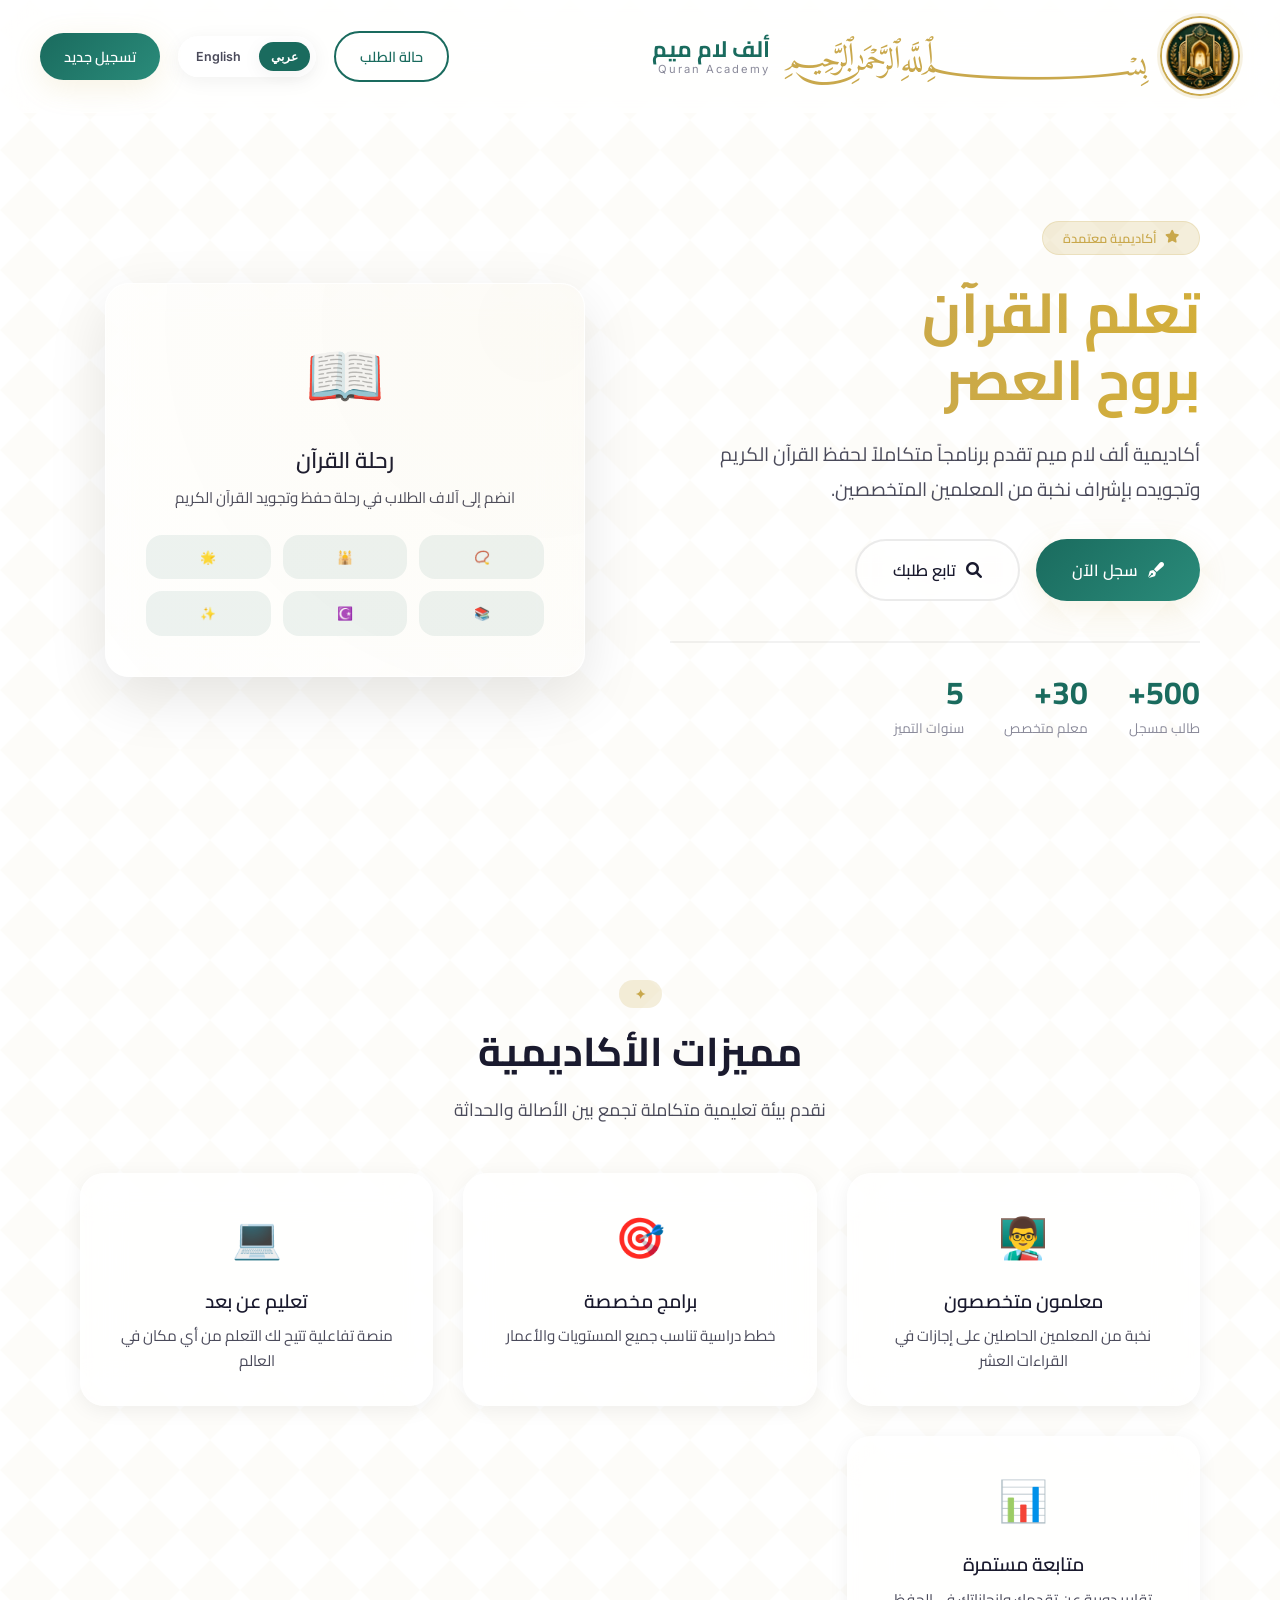
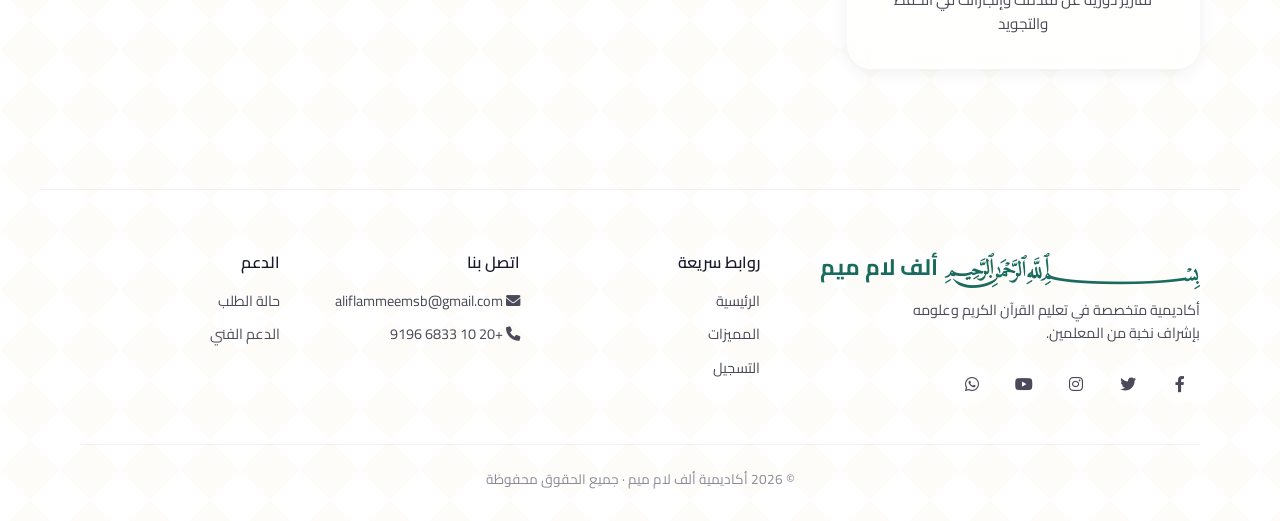
<file: index.html>
<!DOCTYPE html>
<html lang="ar" dir="rtl">
<head>
  <meta charset="UTF-8" />
  <meta name="viewport" content="width=device-width, initial-scale=1.0" />
  <title>أكاديمية ألف لام ميم · بوابة القبول</title>
  <!-- Google Identity Services -->
  <script src="https://accounts.google.com/gsi/client" async defer></script>
  <!-- Fonts -->
  <link rel="preconnect" href="https://fonts.googleapis.com">
  <link rel="preconnect" href="https://fonts.gstatic.com" crossorigin>
  <link href="https://fonts.googleapis.com/css2?family=Amiri:ital,wght@0,400;0,700;1,400&family=Inter:wght@300;400;500;600;700&family=Cairo:wght@300;400;600;700&display=swap" rel="stylesheet">
  <link rel="stylesheet" href="https://cdnjs.cloudflare.com/ajax/libs/font-awesome/6.0.0-beta3/css/all.min.css">
  <link rel="stylesheet" href="assets/css/main.css">
  <!-- FavIcon -->
  <link rel="icon" type="image/x-icon" href="assets/photos/logo-img.png">
</head>
<body>
  <!-- ============================================================
  NAVBAR
  ============================================================ -->
  <nav class="navbar" id="navbar">
    <div class="nav-logo" id="navLogo">
      <img src="assets/photos/logo-img.png" alt="AlifLamMeem Logo" class="nav-logo-img" width="80" href="#">
      <span class="nav-logo-icon">﷽</span>
      <div class="nav-brand-text">
        <div class="nav-logo-text" data-ar="ألف لام ميم" data-en="AlifLamMeem">ألف لام ميم</div>
        <div class="nav-logo-sub">Quran Academy</div>
      </div>
      <div class="navbar-auth" id="authSection"></div>
    </div>
    <button class="nav-toggle" id="navToggle" aria-label="Open menu" aria-expanded="false">
      <span></span>
      <span></span>
      <span></span>
    </button>
    <div class="nav-actions" id="navActions">
      <button class="nav-btn nav-btn-outline" id="statusBtn" data-ar="حالة الطلب" data-en="My Status">حالة الطلب</button>
      <div class="lang-switcher nav-lang-switcher" id="langSwitcher">
        <button class="lang-btn active" data-lang="ar" id="langAr">عربي</button>
        <button class="lang-btn" data-lang="en" id="langEn">English</button>
      </div>
      <button class="nav-btn nav-btn-primary" id="registerBtn" data-ar="تسجيل جديد" data-en="Register Now">تسجيل جديد</button>
    </div>
  </nav>

  <!-- ============================================================
  PAGE: HOME
  ============================================================ -->
  <div class="page active" id="page-home">
    <section class="hero">
      <div class="hero-content">
        <div class="hero-badge">
          <i class="fas fa-star"></i>
          <span data-ar="أكاديمية معتمدة" data-en="Accredited Academy">أكاديمية معتمدة</span>
        </div>
        <h1 class="hero-title">
          <span data-ar="تعلم القرآن" data-en="Learn the Quran">تعلم القرآن</span><br>
          <span data-ar="بروح العصر" data-en="with a Modern Spirit">بروح العصر</span>
        </h1>
        <p class="hero-subtitle" data-ar="أكاديمية ألف لام ميم تقدم برنامجاً متكاملاً لحفظ القرآن الكريم وتجويده بإشراف نخبة من المعلمين المتخصصين."
           data-en="AlifLamMeem Academy offers a comprehensive program for Quran memorization and Tajweed under the guidance of specialized teachers.">
          أكاديمية ألف لام ميم تقدم برنامجاً متكاملاً لحفظ القرآن الكريم وتجويده بإشراف نخبة من المعلمين المتخصصين.
        </p>
        <div class="hero-actions">
          <button class="hero-btn hero-btn-primary" id="heroRegisterBtn">
            <i class="fas fa-pen-fancy"></i>
            <span data-ar="سجل الآن" data-en="Register Now">سجل الآن</span>
          </button>
          <button class="hero-btn hero-btn-secondary" id="heroStatusBtn">
            <i class="fas fa-search"></i>
            <span data-ar="تابع طلبك" data-en="Track Application">تابع طلبك</span>
          </button>
        </div>
        <div class="hero-stats">
          <div class="hero-stat">
            <span class="hero-stat-number">500+</span>
            <span class="hero-stat-label" data-ar="طالب مسجل" data-en="Students">طالب مسجل</span>
          </div>
          <div class="hero-stat">
            <span class="hero-stat-number">30+</span>
            <span class="hero-stat-label" data-ar="معلم متخصص" data-en="Teachers">معلم متخصص</span>
          </div>
          <div class="hero-stat">
            <span class="hero-stat-number">5</span>
            <span class="hero-stat-label" data-ar="سنوات التميز" data-en="Years of Excellence">سنوات التميز</span>
          </div>
        </div>
      </div>
      <div class="hero-image">
        <div class="hero-image-card">
          <div class="hero-image-icon">📖</div>
          <div class="hero-image-title" data-ar="رحلة القرآن" data-en="Quran Journey">رحلة القرآن</div>
          <div class="hero-image-text" data-ar="انضم إلى آلاف الطلاب في رحلة حفظ وتجويد القرآن الكريم"
               data-en="Join thousands of students in the journey of Quran memorization and Tajweed">
            انضم إلى آلاف الطلاب في رحلة حفظ وتجويد القرآن الكريم
          </div>
          <div class="hero-image-pattern">
            <span>📿</span>
            <span>🕌</span>
            <span>🌟</span>
            <span>📚</span>
            <span>☪️</span>
            <span>✨</span>
          </div>
        </div>
      </div>
    </section>

    <!-- FEATURES -->
    <section class="features" id="features">
      <div class="section-header">
        <div class="section-tag">✦</div>
        <h2 class="section-title" data-ar="مميزات الأكاديمية" data-en="Academy Features">مميزات الأكاديمية</h2>
        <p class="section-subtitle" data-ar="نقدم بيئة تعليمية متكاملة تجمع بين الأصالة والحداثة"
           data-en="We offer an integrated educational environment combining authenticity and modernity">
          نقدم بيئة تعليمية متكاملة تجمع بين الأصالة والحداثة
        </p>
      </div>
      <div class="features-grid">
        <div class="feature-card">
          <div class="feature-icon">👨‍🏫</div>
          <h3 class="feature-title" data-ar="معلمون متخصصون" data-en="Specialized Teachers">معلمون متخصصون</h3>
          <p class="feature-desc" data-ar="نخبة من المعلمين الحاصلين على إجازات في القراءات العشر"
             data-en="Elite teachers with Ijazah in the ten Qira'at">
            نخبة من المعلمين الحاصلين على إجازات في القراءات العشر
          </p>
        </div>
        <div class="feature-card">
          <div class="feature-icon">🎯</div>
          <h3 class="feature-title" data-ar="برامج مخصصة" data-en="Customized Programs">برامج مخصصة</h3>
          <p class="feature-desc" data-ar="خطط دراسية تناسب جميع المستويات والأعمار"
             data-en="Study plans suitable for all levels and ages">
            خطط دراسية تناسب جميع المستويات والأعمار
          </p>
        </div>
        <div class="feature-card">
          <div class="feature-icon">💻</div>
          <h3 class="feature-title" data-ar="تعليم عن بعد" data-en="Online Learning">تعليم عن بعد</h3>
          <p class="feature-desc" data-ar="منصة تفاعلية تتيح لك التعلم من أي مكان في العالم"
             data-en="An interactive platform that allows you to learn from anywhere in the world">
            منصة تفاعلية تتيح لك التعلم من أي مكان في العالم
          </p>
        </div>
        <div class="feature-card">
          <div class="feature-icon">📊</div>
          <h3 class="feature-title" data-ar="متابعة مستمرة" data-en="Continuous Tracking">متابعة مستمرة</h3>
          <p class="feature-desc" data-ar="تقارير دورية عن تقدمك وإنجازاتك في الحفظ والتجويد"
             data-en="Regular reports on your progress and achievements in memorization and Tajweed">
            تقارير دورية عن تقدمك وإنجازاتك في الحفظ والتجويد
          </p>
        </div>
      </div>
    </section>
  </div>

  <!-- ============================================================
  PAGE: REGISTER
  ============================================================ -->
  <div class="page" id="page-register">
    <div class="register-page">
      <div class="section-header">
        <div class="section-tag">✦</div>
        <h2 class="section-title" data-ar="تقديم طلب التسجيل" data-en="Submit Application">تقديم طلب التسجيل</h2>
        <p class="section-subtitle" data-ar="املأ النموذج التالي للتقديم في أكاديمية ألف لام ميم"
           data-en="Fill out the form below to apply to AlifLamMeem Academy">
          املأ النموذج التالي للتقديم في أكاديمية ألف لام ميم
        </p>
      </div>
      <form class="register-form" id="studentRegisterForm">
        <div class="form-group">
          <label data-ar="الاسم الكامل *" data-en="Full Name *">الاسم الكامل *</label>
          <input class="form-control" id="fullName" placeholder="مثال: أحمد بن محمد" required>
        </div>
        <div class="form-row">
          <div class="form-group">
            <label data-ar="العمر" data-en="Age">العمر</label>
            <input class="form-control" id="age" type="number" min="7" max="99" placeholder="16">
          </div>
          <div class="form-group">
            <label data-ar="الجنس" data-en="Gender">الجنس</label>
            <select class="form-control" id="gender">
              <option value="Male">ذكر</option>
              <option value="Female">أنثى</option>
            </select>
          </div>
        </div>
        <div class="form-row">
          <div class="form-group">
            <label data-ar="الدولة" data-en="Country">الدولة</label>
            <input class="form-control" id="country" placeholder="مصر">
          </div>
          <div class="form-group">
            <label data-ar="المدينة" data-en="City">المدينة</label>
            <input class="form-control" id="city" placeholder="القاهرة">
          </div>
        </div>
        <div class="form-row">
          <div class="form-group">
            <label data-ar="رقم الهاتف" data-en="Phone">رقم الهاتف</label>
            <input class="form-control" id="phone" placeholder="+20 100 000 0000">
          </div>
          <div class="form-group">
            <label data-ar="واتساب" data-en="WhatsApp">واتساب</label>
            <input class="form-control" id="whatsapp" placeholder="نفس رقم الهاتف">
          </div>
        </div>
        <div class="form-group">
          <label data-ar="البريد الإلكتروني *" data-en="Email *">البريد الإلكتروني *</label>
          <input class="form-control" id="email" type="email" placeholder="student@example.com" required>
        </div>
        <div class="form-group">
          <label data-ar="مستوى حفظ القرآن" data-en="Quran Memorization Level">مستوى حفظ القرآن</label>
          <input class="form-control" id="memorization" placeholder="مثال: 5 أجزاء">
        </div>
        <div class="form-group">
          <label data-ar="خبرة التجويد" data-en="Tajweed Experience">خبرة التجويد</label>
          <input class="form-control" id="tajweed" placeholder="مبتدئ / متوسط">
        </div>
        <div class="form-group">
          <label data-ar="اللغة المفضلة" data-en="Preferred Language">اللغة المفضلة</label>
          <select class="form-control" id="language">
            <option value="Arabic">العربية</option>
            <option value="English">الإنجليزية</option>
          </select>
        </div>
        <div class="form-group">
          <label data-ar="ملاحظات إضافية" data-en="Additional Notes">ملاحظات إضافية</label>
          <textarea class="form-control" id="notes" rows="3" placeholder="أي طلبات خاصة"></textarea>
        </div>
        <div class="checkbox-group">
          <input type="checkbox" id="agreement" required>
          <label for="agreement" data-ar="أوافق على شروط وأحكام الأكاديمية" data-en="I agree to the academy's terms and conditions">
            أوافق على شروط وأحكام الأكاديمية
          </label>
        </div>
        <button type="submit" class="hero-btn hero-btn-primary" style="width:100%; justify-content:center;">
          <i class="fas fa-paper-plane"></i>
          <span data-ar="إرسال الطلب" data-en="Submit Application">إرسال الطلب</span>
        </button>
        <button type="button" class="hero-btn hero-btn-secondary" style="width:100%; justify-content:center; margin-top:12px;" id="backFromRegister">
          <i class="fas fa-arrow-right"></i>
          <span data-ar="العودة للرئيسية" data-en="Back to Home">العودة للرئيسية</span>
        </button>
      </form>
    </div>
  </div>

  <!-- ============================================================
  PAGE: STATUS
  ============================================================ -->
  <div class="page" id="page-status">
    <div class="status-page">
      <div class="section-header">
        <div class="section-tag">✦</div>
        <h2 class="section-title" data-ar="حالة طلبك" data-en="Your Application Status">حالة طلبك</h2>
      </div>
      <div class="status-card" id="statusDisplay">
        <div class="text-center" style="padding: 40px 0;">
          <i class="fas fa-spinner fa-spin" style="font-size: 2rem; color: var(--gold);"></i>
          <p style="margin-top: 16px;" data-ar="جاري تحميل البيانات..." data-en="Loading data...">جاري تحميل البيانات...</p>
        </div>
      </div>
      <button class="hero-btn hero-btn-secondary" style="width:100%; justify-content:center; margin-top:20px;" id="backFromStatus">
        <i class="fas fa-arrow-right"></i>
        <span data-ar="العودة للرئيسية" data-en="Back to Home">العودة للرئيسية</span>
      </button>
    </div>
  </div>

  <!-- ============================================================
  FOOTER
  ============================================================ -->
  <footer class="footer" style="margin-top: 40px;">
    <div class="footer-content">
      <div class="footer-brand">
        <div class="footer-brand-text">﷽ ألف لام ميم</div>
        <p class="footer-brand-desc" data-ar="أكاديمية متخصصة في تعليم القرآن الكريم وعلومه بإشراف نخبة من المعلمين."
           data-en="A specialized academy for teaching the Holy Quran and its sciences under the supervision of elite teachers.">
          أكاديمية متخصصة في تعليم القرآن الكريم وعلومه بإشراف نخبة من المعلمين.
        </p>
        <div class="footer-social">
          <a href="#"><i class="fab fa-facebook-f"></i></a>
          <a href="#"><i class="fab fa-twitter"></i></a>
          <a href="#"><i class="fab fa-instagram"></i></a>
          <a href="#"><i class="fab fa-youtube"></i></a>
          <a href="https://wa.me/201068339196" target="_blank"><i class="fab fa-whatsapp"></i></a>
        </div>
      </div>
      <div>
        <h4 class="footer-heading" data-ar="روابط سريعة" data-en="Quick Links">روابط سريعة</h4>
        <ul class="footer-links">
          <li><a onclick="navigateTo('home')" data-ar="الرئيسية" data-en="Home">الرئيسية</a></li>
          <li><a href="#features" data-ar="المميزات" data-en="Features">المميزات</a></li>
          <li><a onclick="navigateTo('register')" data-ar="التسجيل" data-en="Register">التسجيل</a></li>
        </ul>
      </div>
      <div>
        <h4 class="footer-heading" data-ar="اتصل بنا" data-en="Contact Us">اتصل بنا</h4>
        <ul class="footer-links">
          <li><a href="mailto:aliflammeemsb@gmail.com"><i class="fas fa-envelope"></i> aliflammeemsb@gmail.com</a></li>
          <li><a href="tel:+201068339196"><i class="fas fa-phone"></i> +20 10 6833 9196</a></li>
        </ul>
      </div>
      <div>
        <h4 class="footer-heading" data-ar="الدعم" data-en="Support">الدعم</h4>
        <ul class="footer-links">
          <li><a onclick="navigateTo('status')" data-ar="حالة الطلب" data-en="Application Status">حالة الطلب</a></li>
          <li><a href="#" data-ar="الدعم الفني" data-en="Technical Support">الدعم الفني</a></li>
        </ul>
      </div>
    </div>
    <div class="footer-bottom">
      © 2026 <span data-ar="أكاديمية ألف لام ميم" data-en="AlifLamMeem Academy">أكاديمية ألف لام ميم</span> · 
      <span data-ar="جميع الحقوق محفوظة" data-en="All Rights Reserved">جميع الحقوق محفوظة</span>
    </div>
  </footer>

  <!-- ============================================================
  TOAST CONTAINER
  ============================================================ -->
  <div id="toastContainer" class="toast-container"></div>

  <!-- ============================================================
  JAVASCRIPT
  ============================================================ -->
  <script src="assets/js/main.js"></script>
</body>
</html>
</file>
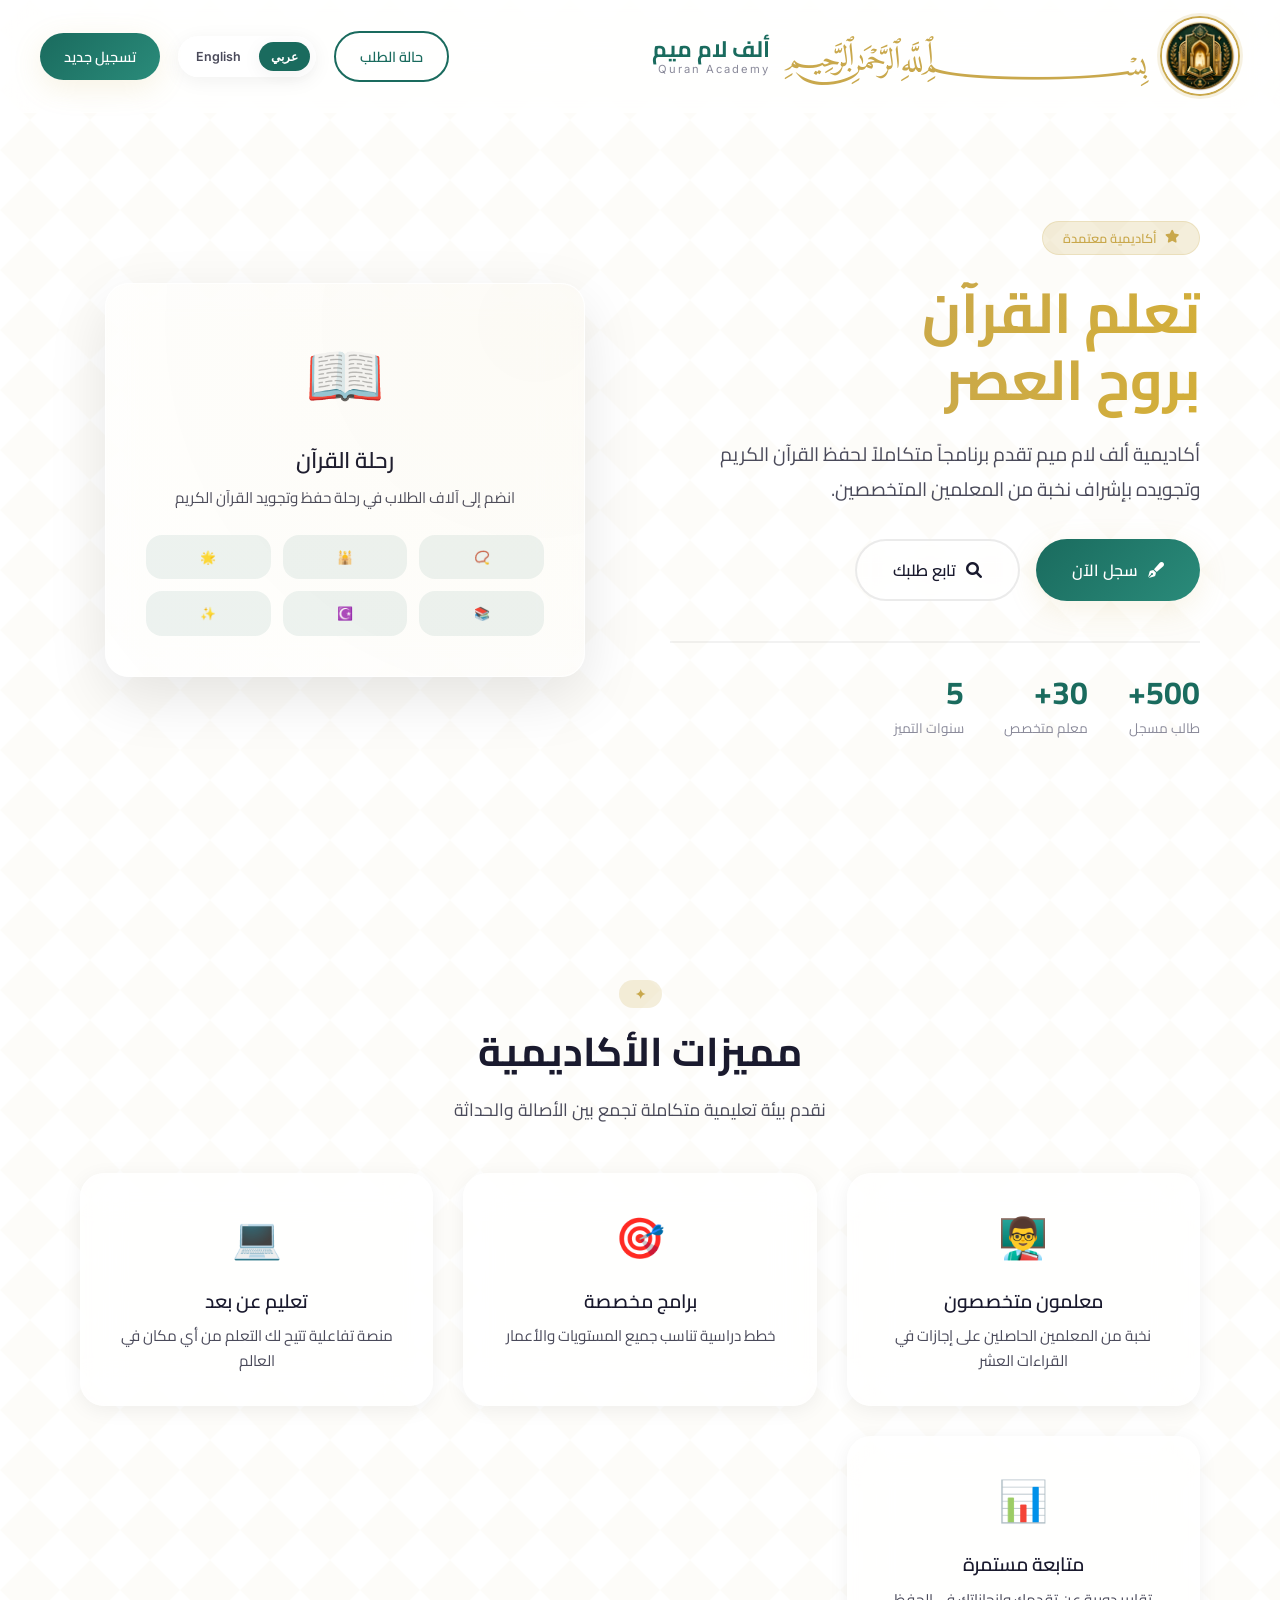
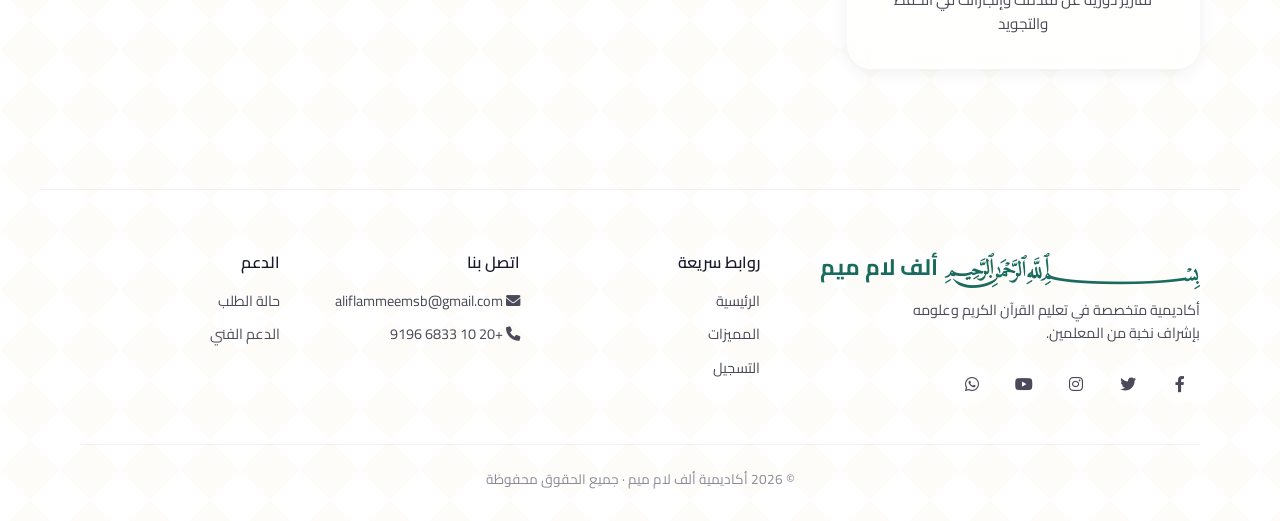
<file: assets/dashboard.html>
<!DOCTYPE html>
<html lang="ar" dir="rtl">
<head>
  <meta charset="UTF-8" />
  <meta name="viewport" content="width=device-width, initial-scale=1.0" />
  <title>لوحة الإدارة | ألف لام ميم</title>
  <link rel="preconnect" href="https://fonts.googleapis.com">
  <link rel="preconnect" href="https://fonts.gstatic.com" crossorigin>
  <link href="https://fonts.googleapis.com/css2?family=Cairo:wght@300;400;600;700&display=swap" rel="stylesheet">
  <link rel="stylesheet" href="https://cdnjs.cloudflare.com/ajax/libs/font-awesome/6.0.0-beta3/css/all.min.css">
  <link rel="stylesheet" href="css/dashboard.css">
  <!-- FavIcon -->
  <link rel="icon" type="image/x-icon" href="photos/logo-img.png">
</head>
<body>
  <div class="dashboard-shell">
    <aside class="sidebar">
      <div class="brand">
        <div class="brand-icon">﷽</div>
        <div>
          <h1>ألف لام ميم</h1>
          <p>لوحة الإدارة</p>
        </div>
      </div>

      <div class="sidebar-user" id="adminInfo"></div>

      <nav class="sidebar-nav">
        <button class="nav-btn active" data-view="applications"><i class="fas fa-file-alt"></i> الطلبات</button>
        <button class="nav-btn" data-view="users"><i class="fas fa-users"></i> المستخدمين</button>
        <button class="nav-btn" data-view="details"><i class="fas fa-eye"></i> تفاصيل الطلب</button>
      </nav>

      <button class="logout-btn" id="logoutAdmin"><i class="fas fa-sign-out-alt"></i> تسجيل الخروج</button>
    </aside>

    <main class="main-panel">
      <header class="topbar">
        <div>
          <h2 id="panelTitle">الطلبات</h2>
          <p id="panelSubtitle">عرض جميع الطلبات المقدمة من الطلاب</p>
        </div>
        <button class="refresh-btn" id="refreshBtn"><i class="fas fa-sync"></i> تحديث</button>
      </header>

      <section id="applicationsView" class="panel-view active">
        <div class="stats-grid">
          <div class="stat-card">
            <span>إجمالي الطلبات</span>
            <strong id="totalApps">0</strong>
          </div>
          <div class="stat-card">
            <span>قيد المراجعة</span>
            <strong id="pendingApps">0</strong>
          </div>
          <div class="stat-card">
            <span>مقبولة</span>
            <strong id="acceptedApps">0</strong>
          </div>
          <div class="stat-card">
            <span>مرفوضة</span>
            <strong id="rejectedApps">0</strong>
          </div>
        </div>

        <div class="panel-toolbar">
          <span>تصدير بيانات الطلبات</span>
          <div class="export-actions">
            <button class="export-btn export-csv" id="exportCsvBtn"><i class="fas fa-file-csv"></i> تصدير CSV</button>
            <button class="export-btn export-json" id="exportJsonBtn"><i class="fas fa-file-code"></i> تصدير JSON</button>
          </div>
        </div>

        <div class="table-card">
          <table>
            <thead>
              <tr>
                <th>الاسم</th>
                <th>البريد</th>
                <th>الحالة</th>
                <th>التاريخ</th>
                <th>الإجراءات</th>
              </tr>
            </thead>
            <tbody id="applicationsTable"></tbody>
          </table>
        </div>
      </section>

      <section id="usersView" class="panel-view">
        <div class="panel-toolbar">
          <span>تصدير بيانات المستخدمين</span>
          <div class="export-actions">
            <button class="export-btn export-csv" id="exportUsersCsvBtn"><i class="fas fa-file-csv"></i> تصدير CSV</button>
            <button class="export-btn export-json" id="exportUsersJsonBtn"><i class="fas fa-file-code"></i> تصدير JSON</button>
          </div>
        </div>

        <div class="table-card">
          <table>
            <thead>
              <tr>
                <th>الاسم</th>
                <th>البريد</th>
                <th>الدور</th>
                <th>آخر دخول</th>
                <th>الإجراءات</th>
              </tr>
            </thead>
            <tbody id="usersTable"></tbody>
          </table>
        </div>
      </section>

      <section id="detailsView" class="panel-view">
        <div class="detail-card" id="detailCard">
          <p class="empty-state">اختر طلبًا من قائمة الطلبات لعرض التفاصيل</p>
        </div>
      </section>
    </main>
  </div>

  <script src="js/dashboard.js"></script>
</body>
</html>
</file>
<file: assets/css/main.css>
/* ============================================================
       CSS VARIABLES & RESET
       ============================================================ */
    * {
      margin: 0;
      padding: 0;
      box-sizing: border-box;
    }

    :root {
      --primary: #1a6b5e;
      --primary-light: #2a8b7a;
      --primary-dark: #0f4a40;
      --primary-glass: rgba(26, 107, 94, 0.08);
      --gold: #c9a84c;
      --gold-light: #e8d5a3;
      --gold-glow: rgba(201, 168, 76, 0.2);
      --bg-start: #f8f5ee;
      --bg-end: #f0ebe0;
      --text-primary: #1a1a2e;
      --text-secondary: #4a4a5a;
      --text-light: #8a8a9a;
      --white: #ffffff;
      --white-glass: rgba(255, 255, 255, 0.7);
      --shadow-sm: 0 4px 20px rgba(0, 0, 0, 0.06);
      --shadow-md: 0 8px 40px rgba(0, 0, 0, 0.08);
      --shadow-lg: 0 20px 60px rgba(0, 0, 0, 0.1);
      --shadow-gold: 0 8px 30px rgba(201, 168, 76, 0.15);
      --radius: 24px;
      --radius-sm: 16px;
      --radius-full: 60px;
      --font-arabic: 'Cairo', 'Amiri', serif;
      --font-english: 'Inter', sans-serif;
      --transition: all 0.4s cubic-bezier(0.25, 0.46, 0.45, 0.94);
      --pattern: url("data:image/svg+xml,%3Csvg width='60' height='60' viewBox='0 0 60 60' xmlns='http://www.w3.org/2000/svg'%3E%3Cpath d='M30 0L60 30L30 60L0 30Z' fill='rgba(201,168,76,0.03)'/%3E%3C/svg%3E");
    }

    html {
      scroll-behavior: smooth;
    }

    body {
      font-family: var(--font-arabic);
      background: linear-gradient(135deg, var(--bg-start) 0%, var(--bg-end) 100%);
      min-height: 100vh;
      color: var(--text-primary);
      line-height: 1.6;
      background-image: var(--pattern);
    }

    /* ============================================================
       LANGUAGE SWITCHER
       ============================================================ */
    .lang-switcher {
      display: inline-flex;
      align-items: center;
      gap: 6px;
      background: rgba(255, 255, 255, 0.95);
      backdrop-filter: blur(16px);
      padding: 5px;
      border-radius: var(--radius-full);
      box-shadow: var(--shadow-sm);
      border: 1px solid rgba(255, 255, 255, 0.5);
      position: relative;
      z-index: 1001;
      margin: 0 8px;
    }

    .nav-lang-switcher {
      margin: 0 6px;
      align-self: center;
    }

    .lang-btn {
      padding: 7px 12px;
      border: none;
      border-radius: var(--radius-full);
      font-size: 0.78rem;
      font-weight: 600;
      cursor: pointer;
      transition: var(--transition);
      background: transparent;
      color: var(--text-secondary);
      font-family: var(--font-english);
    }

    .lang-btn.active {
      background: var(--primary);
      color: white;
      box-shadow: var(--shadow-sm);
    }

    .lang-btn:hover:not(.active) {
      background: var(--primary-glass);
    }

    @media (max-width: 768px) {
      .nav-lang-switcher {
        margin: 0;
        width: 100%;
        justify-content: center;
      }

      .lang-btn {
        padding: 6px 10px;
        font-size: 0.72rem;
      }
    }

    /* ============================================================
       NAVBAR
       ============================================================ */
    .navbar {
      position: fixed;
      top: 0;
      left: 0;
      right: 0;
      z-index: 999;
      padding: 16px 40px;
      background: var(--white-glass);
      backdrop-filter: blur(20px);
      border-bottom: 1px solid rgba(255, 255, 255, 0.3);
      display: flex;
      justify-content: space-between;
      align-items: center;
      transition: var(--transition);
    }

    .navbar.scrolled {
      box-shadow: var(--shadow-sm);
    }

    .nav-logo {
      display: flex;
      align-items: center;
      gap: 12px;
      text-decoration: none;
      cursor: pointer;
      flex-wrap: wrap;
    }

    .nav-brand-text {
      display: flex;
      flex-direction: column;
      line-height: 1.2;
    }

    .navbar-auth {
      display: inline-flex;
      align-items: center;
      gap: 10px;
      margin-inline-start: 10px;
    }

    .navbar-auth img {
      width: 40px;
      height: 40px;
      border-radius: 50%;
      border: 2px solid var(--gold);
      object-fit: cover;
      box-shadow: 0 0 0 3px rgba(201, 168, 76, 0.16);
      animation: floatAvatar 2.8s ease-in-out infinite;
      transition: transform 0.3s ease, box-shadow 0.3s ease;
    }

    .navbar-auth img:hover {
      transform: scale(1.08);
      box-shadow: 0 0 0 4px rgba(201, 168, 76, 0.24);
    }

    .navbar-auth .nav-btn-outline {
      padding: 6px 14px;
      font-size: 0.8rem;
    }

    .nav-logo-icon {
      font-size: 2rem;
      color: var(--gold);
    }

    .nav-logo-text {
      font-size: 1.4rem;
      font-weight: 700;
      color: var(--primary);
      font-family: var(--font-arabic);
    }

    .nav-logo-sub {
      font-size: 0.7rem;
      color: var(--text-light);
      font-weight: 400;
      letter-spacing: 2px;
      font-family: var(--font-english);
    }

    .nav-actions {
      display: flex;
      align-items: center;
      gap: 12px;
    }

    .nav-toggle {
      display: none;
      flex-direction: column;
      gap: 4px;
      border: none;
      background: transparent;
      cursor: pointer;
      padding: 6px;
    }

    .nav-toggle span {
      width: 24px;
      height: 2px;
      background: var(--primary);
      border-radius: 2px;
    }

    .nav-btn {
      padding: 10px 24px;
      border: none;
      border-radius: var(--radius-full);
      font-size: 0.9rem;
      font-weight: 600;
      cursor: pointer;
      transition: var(--transition);
      font-family: var(--font-arabic);
    }

    .nav-btn-primary {
      background: linear-gradient(135deg, var(--primary), var(--primary-light));
      color: white;
      box-shadow: var(--shadow-gold);
    }

    .nav-btn-primary:hover {
      transform: translateY(-2px);
      box-shadow: 0 12px 40px rgba(26, 107, 94, 0.3);
    }

    .nav-btn-outline {
      background: transparent;
      color: var(--primary);
      border: 2px solid var(--primary);
    }

    .nav-btn-outline:hover {
      background: var(--primary);
      color: white;
    }

    @media (max-width: 768px) {
      .navbar {
        padding: 10px 14px;
        flex-wrap: wrap;
        gap: 8px;
        align-items: center;
      }

      .nav-toggle {
        display: inline-flex;
        margin-inline-start: auto;
        padding: 4px;
      }

      .nav-actions {
        display: none;
        width: 100%;
        flex-direction: column;
        align-items: stretch;
        margin-top: 6px;
        gap: 8px;
      }

      .nav-actions.open {
        display: flex;
      }

      .nav-btn {
        width: 100%;
        justify-content: center;
        padding: 8px 14px;
        font-size: 0.8rem;
      }

      .nav-logo {
        width: calc(100% - 44px);
        align-items: center;
        gap: 8px;
      }

      .nav-logo img {
        display: none;
      }

      .nav-logo-icon {
        font-size: 1.4rem;
      }

      .nav-logo-text {
        font-size: 0.95rem;
      }

      .nav-logo-sub {
        display: none;
      }

      .navbar-auth {
        margin-inline-start: 0;
        margin-right: auto;
        gap: 6px;
      }

      .navbar-auth img {
        width: 32px;
        height: 32px;
      }

      .navbar-auth .nav-btn-outline {
        padding: 4px 10px;
        font-size: 0.72rem;
      }
    }

    /* ============================================================
       PAGES
       ============================================================ */
    .page {
      display: none;
      padding-top: 80px;
      min-height: 100vh;
    }

    .page.active {
      display: block;
    }

    /* ============================================================
       HERO SECTION
       ============================================================ */
    .hero {
      padding: 60px 40px 80px;
      max-width: 1200px;
      margin: 0 auto;
      display: grid;
      grid-template-columns: 1fr 1fr;
      gap: 60px;
      align-items: center;
      min-height: calc(100vh - 80px);
    }

    .hero-content {
      display: flex;
      flex-direction: column;
      gap: 24px;
    }

    .hero-badge {
      display: inline-flex;
      align-items: center;
      gap: 8px;
      background: var(--gold-glow);
      padding: 6px 20px;
      border-radius: var(--radius-full);
      font-size: 0.8rem;
      color: var(--gold);
      font-weight: 600;
      width: fit-content;
      border: 1px solid rgba(201, 168, 76, 0.2);
    }

    .hero-title {
      font-size: 3.5rem;
      font-weight: 700;
      line-height: 1.2;
      color: var(--text-primary);
    }

    .hero-title span {
      background: linear-gradient(135deg, var(--gold), #d4af37);
      -webkit-background-clip: text;
      -webkit-text-fill-color: transparent;
      background-clip: text;
    }

    .hero-subtitle {
      font-size: 1.2rem;
      color: var(--text-secondary);
      line-height: 1.8;
      max-width: 500px;
    }

    .hero-actions {
      display: flex;
      gap: 16px;
      flex-wrap: wrap;
      margin-top: 8px;
    }

    .hero-btn {
      padding: 14px 36px;
      border: none;
      border-radius: var(--radius-full);
      font-size: 1rem;
      font-weight: 600;
      cursor: pointer;
      transition: var(--transition);
      display: inline-flex;
      align-items: center;
      gap: 10px;
      font-family: var(--font-arabic);
    }

    .hero-btn-primary {
      background: linear-gradient(135deg, var(--primary), var(--primary-light));
      color: white;
      box-shadow: var(--shadow-gold);
    }

    .hero-btn-primary:hover {
      transform: translateY(-3px);
      box-shadow: 0 16px 48px rgba(26, 107, 94, 0.35);
    }

    .hero-btn-secondary {
      background: var(--white-glass);
      color: var(--text-primary);
      border: 2px solid rgba(0, 0, 0, 0.08);
      backdrop-filter: blur(10px);
    }

    .hero-btn-secondary:hover {
      background: white;
      border-color: var(--primary);
      transform: translateY(-3px);
    }

    .hero-stats {
      display: flex;
      gap: 40px;
      margin-top: 16px;
      padding-top: 24px;
      border-top: 2px solid rgba(0, 0, 0, 0.05);
    }

    .hero-stat {
      display: flex;
      flex-direction: column;
    }

    .hero-stat-number {
      font-size: 2rem;
      font-weight: 700;
      color: var(--primary);
    }

    .hero-stat-label {
      font-size: 0.85rem;
      color: var(--text-light);
    }

    .hero-image {
      display: flex;
      justify-content: center;
      align-items: center;
    }

    .hero-image-card {
      background: var(--white-glass);
      backdrop-filter: blur(20px);
      border-radius: var(--radius);
      padding: 40px;
      box-shadow: var(--shadow-lg);
      border: 1px solid rgba(255, 255, 255, 0.3);
      text-align: center;
      width: 100%;
      max-width: 480px;
      position: relative;
      overflow: hidden;
    }

    .hero-image-card::before {
      content: '';
      position: absolute;
      top: -50%;
      right: -50%;
      width: 200%;
      height: 200%;
      background: radial-gradient(circle at 70% 30%, rgba(201, 168, 76, 0.05), transparent 70%);
      pointer-events: none;
    }

    .hero-image-icon {
      font-size: 4rem;
      color: var(--gold);
      margin-bottom: 16px;
    }

    .hero-image-title {
      font-size: 1.4rem;
      font-weight: 600;
      color: var(--text-primary);
      margin-bottom: 8px;
    }

    .hero-image-text {
      color: var(--text-secondary);
      font-size: 0.95rem;
    }

    .hero-image-pattern {
      margin-top: 24px;
      display: grid;
      grid-template-columns: repeat(3, 1fr);
      gap: 12px;
    }

    .hero-image-pattern span {
      background: var(--primary-glass);
      padding: 12px;
      border-radius: var(--radius-sm);
      font-size: 0.8rem;
      color: var(--text-secondary);
      transition: var(--transition);
    }

    .hero-image-pattern span:hover {
      background: var(--gold-glow);
      transform: scale(1.05);
    }

    /* ============================================================
       FEATURES SECTION
       ============================================================ */
    .features {
      padding: 80px 40px;
      max-width: 1200px;
      margin: 0 auto;
    }

    .section-header {
      text-align: center;
      margin-bottom: 48px;
    }

    .section-tag {
      display: inline-block;
      background: var(--gold-glow);
      color: var(--gold);
      padding: 4px 16px;
      border-radius: var(--radius-full);
      font-size: 0.8rem;
      font-weight: 600;
      margin-bottom: 12px;
    }

    .section-title {
      font-size: 2.5rem;
      font-weight: 700;
      color: var(--text-primary);
    }

    .section-subtitle {
      font-size: 1.1rem;
      color: var(--text-secondary);
      max-width: 600px;
      margin: 12px auto 0;
    }

    .features-grid {
      display: grid;
      grid-template-columns: repeat(auto-fit, minmax(280px, 1fr));
      gap: 30px;
    }

    .feature-card {
      background: var(--white-glass);
      backdrop-filter: blur(20px);
      padding: 32px;
      border-radius: var(--radius);
      border: 1px solid rgba(255, 255, 255, 0.3);
      box-shadow: var(--shadow-sm);
      transition: var(--transition);
      text-align: center;
    }

    .feature-card:hover {
      transform: translateY(-8px);
      box-shadow: var(--shadow-md);
      border-color: rgba(201, 168, 76, 0.2);
    }

    .feature-icon {
      font-size: 2.5rem;
      color: var(--gold);
      margin-bottom: 16px;
    }

    .feature-title {
      font-size: 1.2rem;
      font-weight: 600;
      margin-bottom: 8px;
    }

    .feature-desc {
      color: var(--text-secondary);
      font-size: 0.95rem;
    }

    /* ============================================================
       REGISTRATION FORM
       ============================================================ */
    .register-page {
      padding: 40px;
      max-width: 800px;
      margin: 0 auto;
    }

    .register-form {
      background: var(--white-glass);
      backdrop-filter: blur(20px);
      padding: 40px;
      border-radius: var(--radius);
      border: 1px solid rgba(255, 255, 255, 0.3);
      box-shadow: var(--shadow-md);
    }

    .form-group {
      margin-bottom: 20px;
    }

    .form-group label {
      display: block;
      font-weight: 600;
      margin-bottom: 6px;
      color: var(--text-primary);
    }

    .form-control {
      width: 100%;
      padding: 12px 18px;
      border-radius: var(--radius-sm);
      border: 2px solid rgba(0, 0, 0, 0.06);
      background: var(--white);
      font-size: 1rem;
      transition: var(--transition);
      font-family: var(--font-arabic);
      outline: none;
    }

    .form-control:focus {
      border-color: var(--gold);
      box-shadow: 0 0 0 4px var(--gold-glow);
    }

    .form-row {
      display: grid;
      grid-template-columns: 1fr 1fr;
      gap: 20px;
    }

    .checkbox-group {
      display: flex;
      align-items: center;
      gap: 12px;
      margin: 20px 0;
    }

    .checkbox-group input {
      width: 20px;
      height: 20px;
      accent-color: var(--gold);
    }

    /* ============================================================
       STATUS PAGE
       ============================================================ */
    .status-page {
      padding: 40px;
      max-width: 800px;
      margin: 0 auto;
    }

    .status-card {
      background: var(--white-glass);
      backdrop-filter: blur(20px);
      padding: 40px;
      border-radius: var(--radius);
      border: 1px solid rgba(255, 255, 255, 0.3);
      box-shadow: var(--shadow-md);
    }

    .status-badge {
      display: inline-block;
      padding: 6px 20px;
      border-radius: var(--radius-full);
      font-weight: 600;
      font-size: 0.9rem;
    }

    .status-pending {
      background: #f5b041;
      color: white;
    }
    .status-accepted {
      background: #2ecc71;
      color: white;
    }
    .status-rejected {
      background: #e74c3c;
      color: white;
    }

    /* ============================================================
       FOOTER
       ============================================================ */
    .footer {
      padding: 60px 40px 30px;
      max-width: 1200px;
      margin: 0 auto;
      border-top: 1px solid rgba(0, 0, 0, 0.05);
    }

    .footer-content {
      display: grid;
      grid-template-columns: 2fr 1fr 1fr 1fr;
      gap: 40px;
      margin-bottom: 40px;
    }

    .footer-brand {
      display: flex;
      flex-direction: column;
      gap: 12px;
    }

    .footer-brand-text {
      font-size: 1.4rem;
      font-weight: 700;
      color: var(--primary);
    }

    .footer-brand-desc {
      color: var(--text-secondary);
      font-size: 0.9rem;
      max-width: 300px;
    }

    .footer-social {
      display: flex;
      gap: 12px;
      margin-top: 8px;
    }

    .footer-social a {
      width: 40px;
      height: 40px;
      border-radius: 50%;
      background: var(--white-glass);
      display: flex;
      align-items: center;
      justify-content: center;
      color: var(--text-secondary);
      transition: var(--transition);
      text-decoration: none;
    }

    .footer-social a:hover {
      background: var(--primary);
      color: white;
      transform: translateY(-3px);
    }

    .footer-heading {
      font-weight: 600;
      font-size: 1rem;
      margin-bottom: 12px;
    }

    .footer-links {
      list-style: none;
      display: flex;
      flex-direction: column;
      gap: 8px;
    }

    .footer-links a {
      color: var(--text-secondary);
      text-decoration: none;
      font-size: 0.9rem;
      transition: var(--transition);
      cursor: pointer;
    }

    .footer-links a:hover {
      color: var(--primary);
    }

    .footer-bottom {
      text-align: center;
      padding-top: 24px;
      border-top: 1px solid rgba(0, 0, 0, 0.05);
      color: var(--text-light);
      font-size: 0.85rem;
    }

    /* ============================================================
       TOAST NOTIFICATIONS
       ============================================================ */
    .toast-container {
      position: fixed;
      bottom: 30px;
      right: 30px;
      z-index: 9999;
      display: flex;
      flex-direction: column;
      gap: 12px;
      max-width: 380px;
      width: 100%;
    }

    .toast {
      background: white;
      backdrop-filter: blur(20px);
      padding: 16px 20px;
      border-radius: var(--radius-sm);
      box-shadow: var(--shadow-lg);
      color: var(--text-primary);
      animation: slideIn 0.4s ease;
      display: flex;
      align-items: center;
      gap: 12px;
      border-left: 4px solid var(--gold);
    }

    .toast i {
      font-size: 1.2rem;
      color: var(--gold);
    }

    @keyframes slideIn {
      from {
        opacity: 0;
        transform: translateX(60px);
      }
      to {
        opacity: 1;
        transform: translateX(0);
      }
    }

    /* ============================================================
       RESPONSIVE
       ============================================================ */
    @media (max-width: 1024px) {
      .hero {
        grid-template-columns: 1fr;
        padding: 120px 24px 60px;
        gap: 40px;
      }

      .hero-content {
        order: 1;
      }

      .hero-image {
        order: 0;
      }

      .hero-image-card {
        max-width: 100%;
      }

      .hero-title {
        font-size: 2.8rem;
      }

      .footer-content {
        grid-template-columns: 1fr 1fr;
      }
    }

    @media (max-width: 768px) {
      .navbar {
        padding: 12px 20px;
      }

      .nav-logo-text {
        font-size: 1.1rem;
      }

      .nav-actions .nav-btn {
        padding: 8px 16px;
        font-size: 0.8rem;
      }

      .hero {
        padding: 100px 16px 40px;
      }

      .hero-title {
        font-size: 2rem;
      }

      .hero-stats {
        gap: 24px;
        flex-wrap: wrap;
      }

      .hero-stat-number {
        font-size: 1.5rem;
      }

      .section-title {
        font-size: 2rem;
      }

      .features,
      .register-page,
      .status-page {
        padding: 40px 16px;
      }

      .register-form {
        padding: 24px;
      }

      .form-row {
        grid-template-columns: 1fr;
      }

      .footer-content {
        grid-template-columns: 1fr;
        gap: 24px;
      }

      .footer {
        padding: 40px 16px 20px;
      }

      .lang-switcher {
        top: 80px;
        left: 16px;
      }

      .lang-btn {
        padding: 6px 12px;
        font-size: 0.75rem;
      }
    }

    @media (max-width: 480px) {
      .hero-title {
        font-size: 1.6rem;
      }

      .hero-actions {
        flex-direction: column;
        width: 100%;
      }

      .hero-actions .hero-btn {
        width: 100%;
        justify-content: center;
      }

      .hero-image-pattern {
        grid-template-columns: 1fr 1fr;
      }

      .features-grid {
        grid-template-columns: 1fr;
      }
    }

    /* ============================================================
       UTILITY
       ============================================================ */
    .hidden {
      display: none !important;
    }

    .text-center {
      text-align: center;
    }

    .mt-1 {
      margin-top: 8px;
    }
    .mt-2 {
      margin-top: 16px;
    }
    .mt-3 {
      margin-top: 24px;
    }
    .mt-4 {
      margin-top: 32px;
    }

    /* English direction */
    .lang-en {
      direction: ltr;
      font-family: var(--font-english);
    }

    .lang-en .hero-title,
    .lang-en .section-title,
    .lang-en .nav-logo-text,
    .lang-en .nav-btn,
    .lang-en .hero-btn {
      font-family: var(--font-english);
    }

    .lang-en .hero-badge,
    .lang-en .section-tag {
      font-family: var(--font-english);
    }

    .lang-ar .hero-title,
    .lang-ar .section-title,
    .lang-ar .nav-logo-text,
    .lang-ar .nav-btn,
    .lang-ar .hero-btn {
      font-family: var(--font-arabic);
    }
    .nav-logo-img {
      border-radius: 50%;
      border: 2px solid var(--gold);
      box-shadow: 0 0 0 3px rgba(201, 168, 76, 0.16);
      object-fit: cover;
      animation: floatAvatar 2.8s ease-in-out infinite;
      transition: transform 0.3s ease, box-shadow 0.3s ease;
    }

    .nav-logo-img:hover {
      transform: scale(1.06);
      box-shadow: 0 0 0 4px rgba(201, 168, 76, 0.24);
    }
</file>
<file: assets/css/dashboard.css>
:root {
  --primary: #1a6b5e;
  --primary-light: #2a8b7a;
  --gold: #c9a84c;
  --bg: #f8f5ee;
  --card: #ffffff;
  --text: #1f2937;
  --muted: #6b7280;
  --border: #e5e7eb;
}

* { box-sizing: border-box; }
body {
  margin: 0;
  font-family: 'Cairo', sans-serif;
  background: linear-gradient(135deg, var(--bg), #efe8d8);
  color: var(--text);
}

.dashboard-shell {
  min-height: 100vh;
  display: flex;
  direction: rtl;
}

.sidebar {
  width: 280px;
  background: linear-gradient(180deg, var(--primary), var(--primary-light));
  color: #fff;
  padding: 24px 20px;
  display: flex;
  flex-direction: column;
  gap: 20px;
}

.brand {
  display: flex;
  align-items: center;
  gap: 12px;
}
.brand-icon {
  font-size: 2rem;
  color: var(--gold);
}
.brand h1 { margin: 0; font-size: 1.2rem; }
.brand p { margin: 2px 0 0; font-size: .85rem; color: rgba(255,255,255,.8); }

.sidebar-user {
  background: rgba(255,255,255,.12);
  padding: 12px;
  border-radius: 16px;
}
.sidebar-user strong { display: block; margin-bottom: 4px; }
.sidebar-user span { font-size: .9rem; color: rgba(255,255,255,.85); }

.sidebar-nav { display: flex; flex-direction: column; gap: 8px; }
.nav-btn, .logout-btn, .refresh-btn {
  border: none;
  border-radius: 12px;
  padding: 10px 12px;
  cursor: pointer;
  font-family: inherit;
  font-weight: 600;
}
.nav-btn {
  background: rgba(255,255,255,.12);
  color: #fff;
  text-align: right;
}
.nav-btn.active {
  background: var(--gold);
  color: #fff;
}
.logout-btn {
  margin-top: auto;
  background: rgba(255,255,255,.16);
  color: #fff;
}

.main-panel {
  flex: 1;
  padding: 24px;
}
.topbar {
  display: flex;
  justify-content: space-between;
  align-items: center;
  margin-bottom: 20px;
}
.topbar h2 { margin: 0; }
.topbar p { margin: 4px 0 0; color: var(--muted); }
.refresh-btn {
  background: var(--primary);
  color: #fff;
}

.stats-grid {
  display: grid;
  grid-template-columns: repeat(4, minmax(0, 1fr));
  gap: 16px;
  margin-bottom: 16px;
}
.panel-toolbar {
  display: flex;
  justify-content: space-between;
  align-items: center;
  gap: 12px;
  background: var(--card);
  border-radius: 16px;
  padding: 14px 16px;
  margin-bottom: 16px;
  box-shadow: 0 10px 30px rgba(0,0,0,.06);
}
.panel-toolbar span {
  font-weight: 700;
  color: var(--primary);
}
.export-actions {
  display: flex;
  gap: 8px;
  flex-wrap: wrap;
}
.export-btn {
  border: none;
  border-radius: 10px;
  padding: 8px 12px;
  cursor: pointer;
  font-family: inherit;
  font-weight: 700;
  color: #fff;
}
.export-csv { background: var(--primary); }
.export-json { background: var(--gold); }
.export-btn:hover { opacity: .95; }
.stat-card, .table-card {
  background: var(--card);
  border-radius: 18px;
  padding: 16px;
  box-shadow: 0 10px 30px rgba(0,0,0,.06);
}
.stat-card span { display: block; color: var(--muted); font-size: .9rem; }
.stat-card strong { font-size: 1.4rem; color: var(--primary); }

.table-card { overflow-x: auto; }
table { width: 100%; border-collapse: collapse; }
th, td { padding: 12px 10px; border-bottom: 1px solid var(--border); text-align: right; }
th { color: var(--muted); font-size: .85rem; }
.status-badge {
  display: inline-block;
  padding: 6px 10px;
  border-radius: 999px;
  font-size: .85rem;
  font-weight: 600;
}
.status-pending { background: #fff4d9; color: #8a5a00; }
.status-accepted { background: #e8f8ef; color: #0f7a3a; }
.status-rejected { background: #fde8e8; color: #b42318; }
.btn-action, .btn-user-action { padding: 6px 10px; border: none; border-radius: 8px; margin: 2px; cursor: pointer; color: #fff; }
.btn-accept { background: #16a34a; }
.btn-reject { background: #dc2626; }
.btn-pending { background: #d97706; }
.btn-user-action { background: var(--primary); }
.btn-danger { background: #b42318; }
.panel-view { display: none; }
.panel-view.active { display: block; }
.detail-card { background: var(--card); border-radius: 18px; padding: 20px; box-shadow: 0 10px 30px rgba(0,0,0,.06); }
.detail-grid { display: grid; grid-template-columns: repeat(2, minmax(0, 1fr)); gap: 12px; }
.detail-item { background: #f9fafb; padding: 12px; border-radius: 12px; }
.detail-item strong { display: block; color: var(--primary); margin-bottom: 4px; }
.empty-state { color: var(--muted); }
.actions-row { display: flex; gap: 8px; flex-wrap: wrap; margin-top: 16px; }

@media (max-width: 900px) {
  .dashboard-shell { flex-direction: column; }
  .sidebar { width: 100%; }
  .stats-grid { grid-template-columns: 1fr 1fr; }
}
</file>
